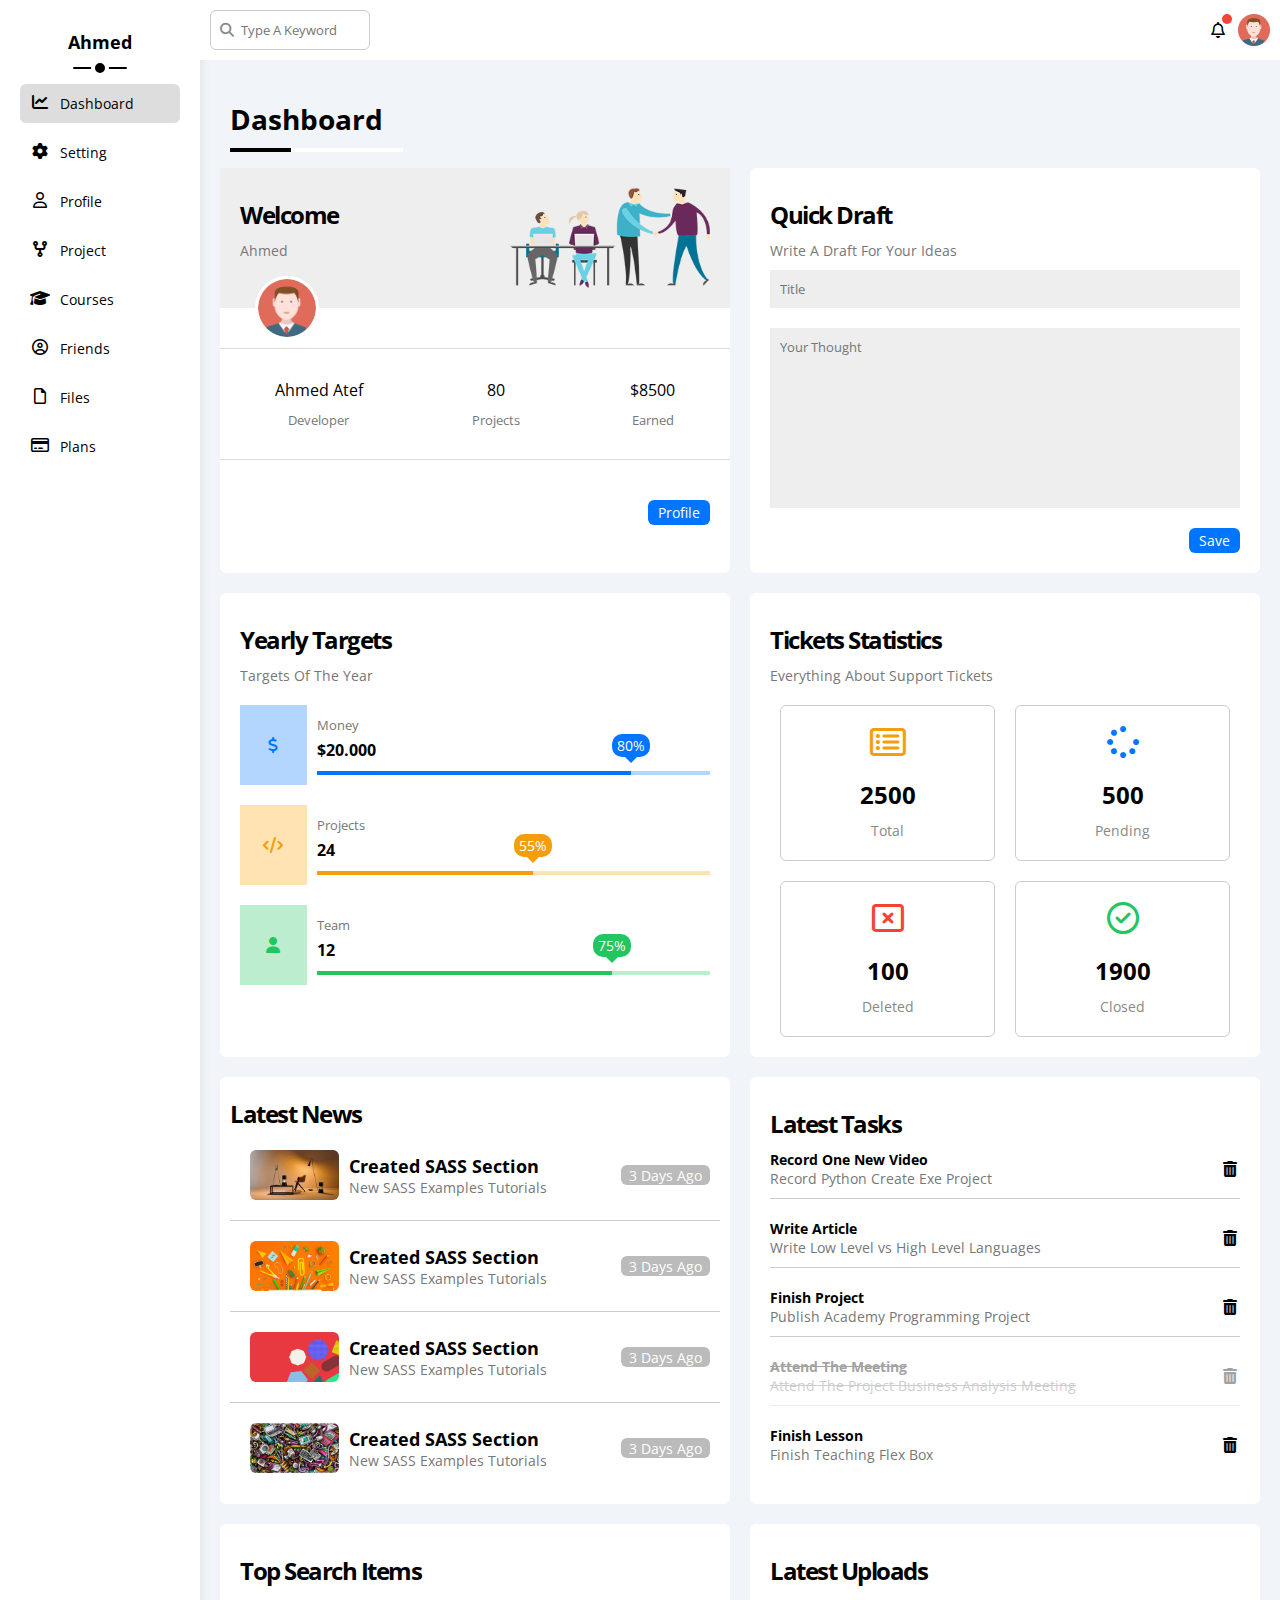
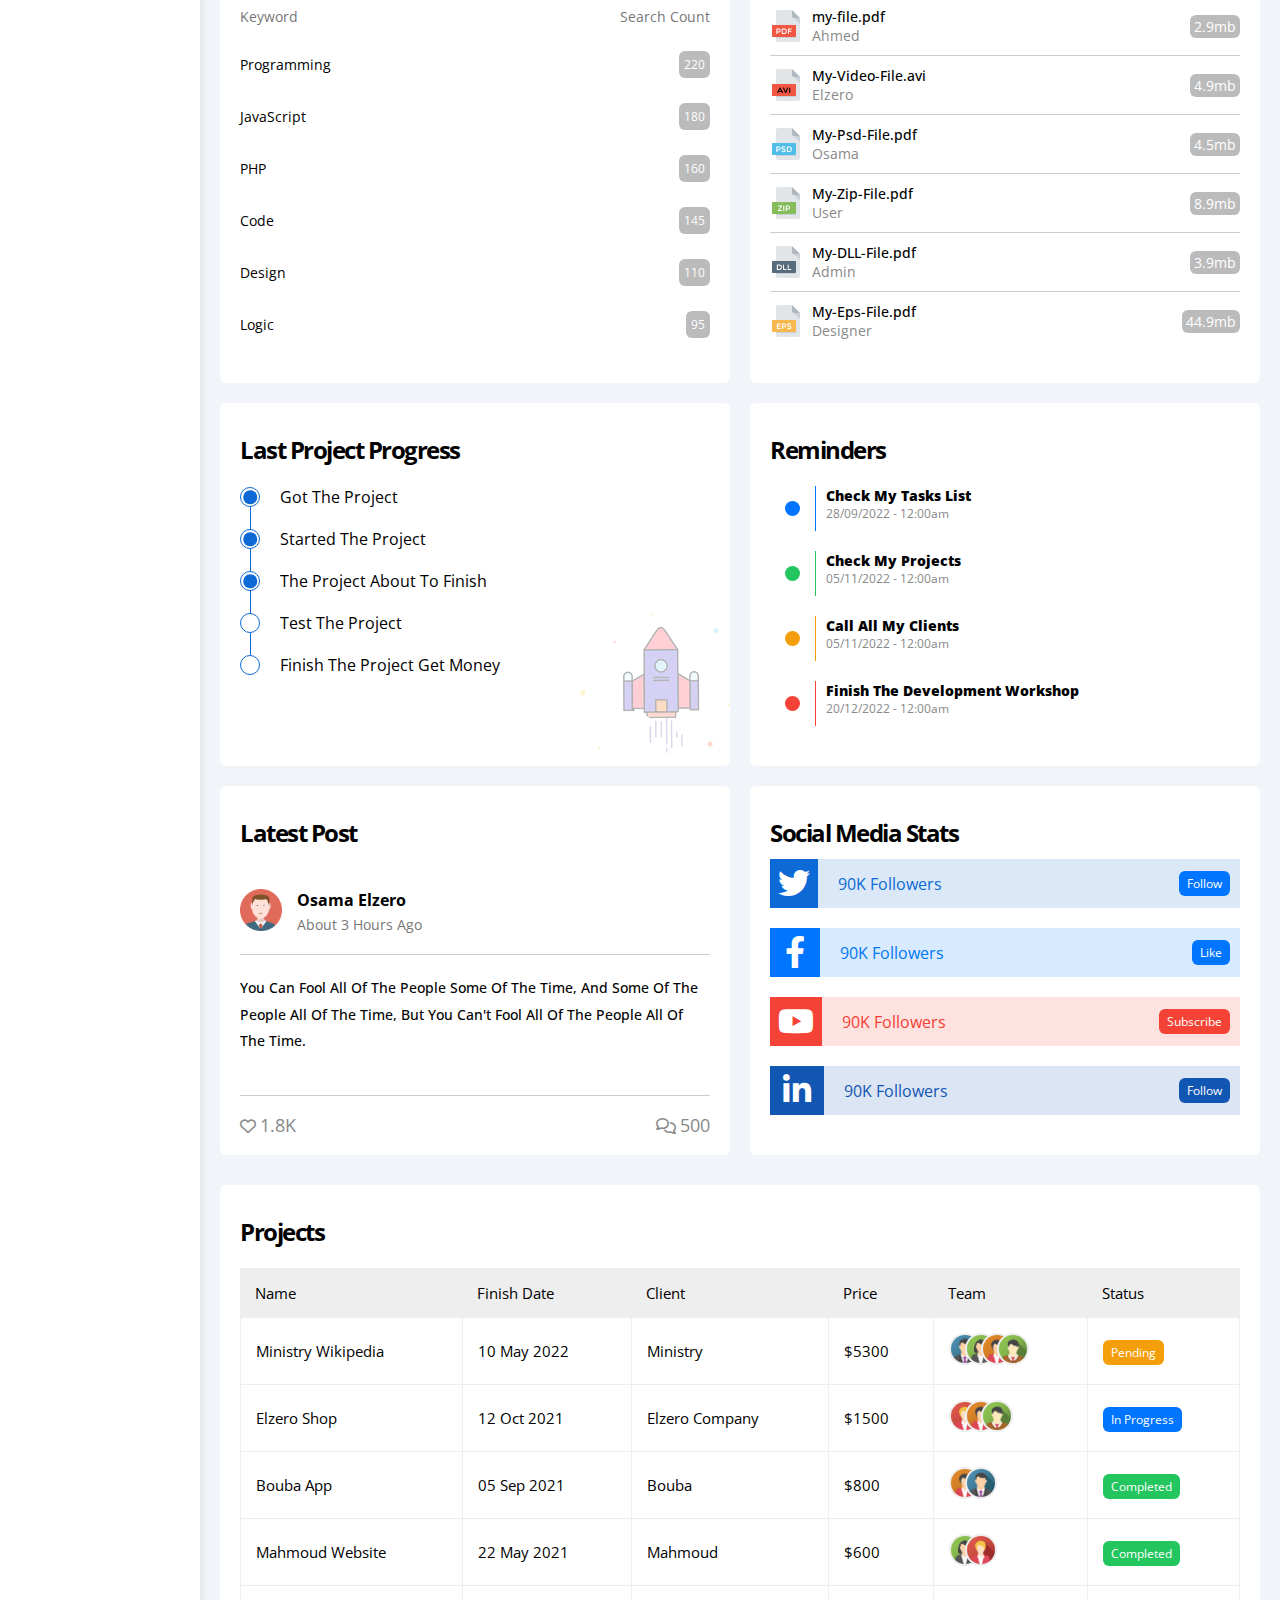
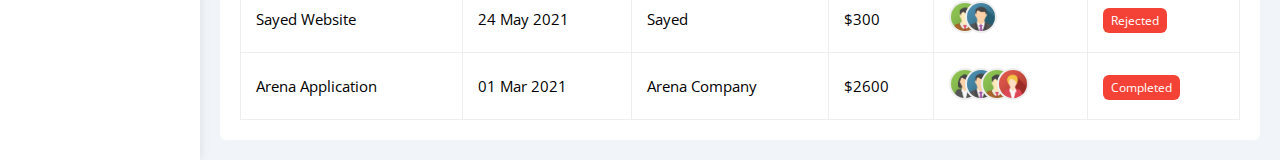
<file: index.html>
<!DOCTYPE html>
<html lang="en">
  <head>
    <meta charset="UTF-8" />
    <meta name="viewport" content="width=device-width, initial-scale=1.0" />
    <link rel="icon" href="image/avatar.png" />
    <title>Dashboard</title>
    <link rel="stylesheet" href="css/style.css" />
    <link rel="stylesheet" href="css/framefowrk.css" />
    <!-- font awesome file -->
    <link
      rel="stylesheet"
      href="https://cdnjs.cloudflare.com/ajax/libs/font-awesome/6.4.2/css/all.min.css"
      integrity="sha512-z3gLpd7yknf1YoNbCzqRKc4qyor8gaKU1qmn+CShxbuBusANI9QpRohGBreCFkKxLhei6S9CQXFEbbKuqLg0DA=="
      crossorigin="anonymous"
      referrerpolicy="no-referrer"
    />
    <link rel="stylesheet" href="css/all.min.css" />
    <link rel="preconnect" href="https://fonts.googleapis.com" />
    <link rel="preconnect" href="https://fonts.gstatic.com" crossorigin />
    <link
      href="https://fonts.googleapis.com/css2?family=Open+Sans:ital,wght@0,300;0,400;0,500;0,600;0,700;0,800;1,300;1,400;1,500;1,600;1,700;1,800&display=swap"
      rel="stylesheet"
    />
  </head>
  <body class="bg-sp">
    <div class="page d-flex w-100">
      <div class="sidebar p-20 bg-f">
        <h3 class="p-relative p-10 txt-c d-flex justify-content-c m-20 mt-0">
          Ahmed
        </h3>
        <ul>
          <li>
            <a
              class="active p-10 rad-6 txt-c .trans t-c-000 d-flex trans"
              href="#index.html"
            >
              <i class="fa-solid fa-chart-line fa-fw"></i>
              <span>Dashboard</span>
            </a>
          </li>
          <li>
            <a
              class="activ p-10 rad-6 txt-c .trans t-c-000 d-flex trans"
              href="#Setting.html"
            >
              <i class="fa-solid fa-gear fa-fw"></i>
              <span>Setting</span>
            </a>
          </li>
          <li>
            <a
              class="activ p-10 rad-6 txt-c .trans t-c-000 d-flex trans"
              href="#Profile.html"
            >
              <i class="fa-regular fa-user fa-fw"></i> <span>Profile</span>
            </a>
          </li>
          <li>
            <a
              class="activ p-10 rad-6 txt-c .trans t-c-000 d-flex trans"
              href="#Project.html"
            >
              <i class="fa-solid fa-code-fork fa-fw"></i>
              <span>Project</span>
            </a>
          </li>
          <li>
            <a
              class="activ p-10 rad-6 txt-c .trans t-c-000 d-flex trans"
              href="#Courses.html"
            >
              <i class="fa-solid fa-graduation-cap fa-fw"></i>
              <span>Courses</span>
            </a>
          </li>
          <li>
            <a
              class="activ p-10 rad-6 txt-c .trans t-c-000 d-flex trans"
              href="#Friends.html"
            >
              <i class="fa-regular fa-circle-user fa-fw"></i>
              <span>Friends </span>
            </a>
          </li>
          <li>
            <a
              class="activ p-10 rad-6 txt-c .trans t-c-000 d-flex trans"
              href="#Files.html"
            >
              <i class="fa-regular fa-file fa-fw"></i> <span>Files </span>
            </a>
          </li>
          <li>
            <a
              class="activ p-10 rad-6 txt-c .trans t-c-000 d-flex trans"
              href="#Plans.html"
            >
              <i class="fa-regular fa-credit-card fa-fw"></i> <span>Plans</span>
            </a>
          </li>
        </ul>
      </div>
      <div class="content w-100">
        <header
          class="p-10 d-flex align-items-c justify-content-s-b w-100 bg-f p-relative"
        >
          <div class="search p-relative">
            <input
              type="search"
              placeholder="Type A Keyword"
              class="p-relative trans bord-1-sol-ccc rad-6 p-10"
            />
          </div>
          <div class="icons d-flex align-items-c">
            <i class="fa-regular fa-bell fa-fw p-relative"></i>
            <img src="image/avatar.png" alt="avatar" class="ml-10" />
          </div>
        </header>
        <h1 class="main-heading p-relative p-10 m-20">Dashboard</h1>
        <section class="wallpaper d-grid grid-2col gap-20">
          <div class="welcome bg-f rad-6">
            <div class="hed p-relative bg-eee d-flex justify-content-s-b p-20">
              <div class="text">
                <h2 class="h2-txt">Welcome</h2>
                <p class="p-txt">Ahmed</p>
              </div>
              <img src="image/welcome.png" alt="welcome-photo" />
              <img
                src="image/avatar.png"
                alt="avatar"
                class="p-absolute w-32 h-32 rad-half"
              />
            </div>
            <div class="mid p-relative d-flex align-items-c m-30">
              <div class="col txt-c">
                <h3 class="m-10">Ahmed Atef</h3>
                <p class="m-10">Developer</p>
              </div>
              <div class="col txt-c">
                <h3 class="m-10">80</h3>
                <p class="m-10">Projects</p>
              </div>
              <div class="col txt-c">
                <h3 class="m-10">$8500</h3>
                <p class="m-10">Earned</p>
              </div>
            </div>
            <div class="info p-20 d-flex justify-content-l">
              <div class="btn trans rad-6">Profile</div>
            </div>
          </div>
          <div class="quick-draft p-relative p-20 bg-f rad-6">
            <h2 class="h2-txt">Quick Draft</h2>
            <p class="p-txt">Write A Draft For Your Ideas</p>
            <form action="" class="w-100">
              <input
                type="text"
                placeholder="Title"
                class="d-block w-100 in-txt bg-eee mb-20 mt-10 w-100 p-10"
              />
              <textarea
                placeholder="Your Thought"
                class="d-block w-100 bg-eee mb-20 mt-10 w-100 p-10"
              ></textarea>
              <input
                type="button"
                value="Save"
                class="btn rad-6 d-block trans"
              />
            </form>
          </div>
          <div class="targets p-relative bg-f rad-6 p-20">
            <h2 class="h2-txt">Yearly Targets</h2>
            <p class="p-txt">Targets Of The Year</p>
            <div class="row d-flex align-items-c mt-20 mb-20">
              <div class="icon d-flex justify-content-c align-items-c">
                <i class="fa-solid fa-dollar-sign fa-fw"></i>
              </div>
              <div class="details ml-10 w-100">
                <p class="mb-10">Money</p>
                <span class="d-block">$20.000 </span>
                <div class="range w-100 mt-10 p-relative"></div>
              </div>
            </div>
            <div class="row d-flex align-items-c mb-20">
              <div class="icon d-flex justify-content-c align-items-c">
                <i class="fa-solid fa-code fa-fw"></i>
              </div>
              <div class="details ml-10 w-100">
                <p class="mb-10">Projects</p>
                <span class="d-block">24 </span>
                <div class="range w-100 mt-10 p-relative"></div>
              </div>
            </div>
            <div class="row d-flex align-items-c mb-20">
              <div class="icon d-flex justify-content-c align-items-c">
                <i class="fa-solid fa-user fa-fw"></i>
              </div>
              <div class="details ml-10 w-100">
                <p class="mb-10">Team</p>
                <span class="d-block">12</span>
                <div class="range w-100 mt-10 p-relative"></div>
              </div>
            </div>
          </div>
          <div class="tickets p-relative bg-f rad-6 p-20">
            <h2 class="h2-txt">Tickets Statistics</h2>
            <p class="p-txt">Everything About Support Tickets</p>
            <div
              class="count d-flex w-100 justify-content-c gap-20 flex-wrap mt-20"
            >
              <div
                class="box d-flex align-items-c justify-content-c bord-1-sol-ccc rad-6 pt-20 pb-10"
              >
                <i
                  class="fa-regular fa-rectangle-list fa-2x mb-10 color-orange"
                ></i>
                <h3 class="mt-10 fs-24">2500</h3>
                <p class="fs-14 color-grey m-10">Total</p>
              </div>
              <div
                class="box d-flex align-items-c justify-content-c bord-1-sol-ccc rad-6 pt-20 pb-10"
              >
                <i class="fa-solid fa-spinner fa-2x mb-10 color-blue"></i>
                <h3 class="mt-10 fs-24" 3>500</h3>
                <p class="fs-14 color-grey m-10">Pending</p>
              </div>
              <div
                class="box d-flex align-items-c justify-content-c bord-1-sol-ccc rad-6 pt-20 pb-10"
              >
                <i
                  class="fa-regular fa-rectangle-xmark fa-2x mb-10 color-red"
                ></i>
                <h3 class="mt-10 fs-24">100</h3>
                <p class="fs-14 color-grey m-10">Deleted</p>
              </div>
              <div
                class="box d-flex align-items-c justify-content-c bord-1-sol-ccc rad-6 pt-20 pb-10"
              >
                <i
                  class="fa-regular fa-circle-check fa-2x mb-10 color-green"
                ></i>
                <h3 class="mt-10 fs-24">1900</h3>
                <p class="fs-14 color-grey m-10">Closed</p>
              </div>
            </div>
          </div>
          <div class="news p-relative bg-f rad-6 p-10">
            <h2 class="h2-txt">Latest News</h2>
            <div
              class="row d-flex mb-10 pt-10 pb-20 bordb-1-sol-ccc pl-20 pr-10"
            >
              <img
                src="image/news-01.png"
                alt=""
                class="mr-10 mr-10 rad-6"
                width="100px"
                height="50px"
              />
              <div class="text d-flex justify-content-s-b w-100 align-items-c">
                <span>
                  <h3 class="fs-18">Created SASS Section</h3>
                  <p class="p-txt">New SASS Examples Tutorials</p>
                </span>
                <div
                  class="btn bg-grey trans d-flex justify-content-c align-items-c rad-6 fs-14"
                  style="padding: 8px; height: 20px"
                >
                  3 Days Ago
                </div>
              </div>
            </div>
            <div
              class="row d-flex mb-10 pt-10 pb-20 bordb-1-sol-ccc pl-20 pr-10"
            >
              <img
                src="image/news-02.png"
                alt=""
                class="mr-10 mr-10 rad-6"
                width="100px"
                height="50px"
              />
              <div class="text d-flex justify-content-s-b w-100 align-items-c">
                <span>
                  <h3 class="fs-18">Created SASS Section</h3>
                  <p class="p-txt">New SASS Examples Tutorials</p>
                </span>
                <div
                  class="btn bg-grey trans d-flex justify-content-c align-items-c rad-6 fs-14"
                  style="padding: 8px; height: 20px"
                >
                  3 Days Ago
                </div>
              </div>
            </div>
            <div
              class="row d-flex mb-10 pt-10 pb-20 bordb-1-sol-ccc pl-20 pr-10"
            >
              <img
                src="image/news-03.png"
                alt=""
                class="mr-10 mr-10 rad-6"
                width="100px"
                height="50px"
              />
              <div class="text d-flex justify-content-s-b w-100 align-items-c">
                <span>
                  <h3 class="fs-18">Created SASS Section</h3>
                  <p class="p-txt">New SASS Examples Tutorials</p>
                </span>
                <div
                  class="btn bg-grey trans d-flex justify-content-c align-items-c rad-6 fs-14"
                  style="padding: 8px; height: 20px"
                >
                  3 Days Ago
                </div>
              </div>
            </div>
            <div class="row d-flex mb-10 pt-10 pb-10 pl-20 pr-10">
              <img
                src="image/news-04.png"
                alt=""
                class="mr-10 mr-10 rad-6"
                width="100px"
                height="50px"
              />
              <div class="text d-flex justify-content-s-b w-100 align-items-c">
                <span>
                  <h3 class="fs-18">Created SASS Section</h3>
                  <p class="p-txt">New SASS Examples Tutorials</p>
                </span>
                <div
                  class="btn bg-grey trans d-flex justify-content-c align-items-c rad-6 fs-14"
                  style="padding: 8px; height: 20px"
                >
                  3 Days Ago
                </div>
              </div>
            </div>
          </div>
          <div class="tasks p-relative bg-f rad-6 p-20">
            <h2 class="h2-txt mb-10">Latest Tasks</h2>
            <div
              class="row mt-10 pb-10 mb-10 d-flex justify-content-s-b align-items-c bordb-1-sol-ccc"
            >
              <span>
                <h3 class="fs-14">Record One New Video</h3>
                <p class="p-txt">Record Python Create Exe Project</p>
              </span>
              <i class="fa-solid fa-trash-can fa-fw trans"></i>
            </div>
            <div
              class="row mt-10 pb-10 pt-10 mb-10 d-flex justify-content-s-b align-items-c bordb-1-sol-ccc"
            >
              <span>
                <h3 class="fs-14">Write Article</h3>
                <p class="p-txt">Write Low Level vs High Level Languages</p>
              </span>
              <i class="fa-solid fa-trash-can fa-fw trans"></i>
            </div>
            <div
              class="row mt-10 pb-10 pt-10 mb-10 d-flex justify-content-s-b align-items-c bordb-1-sol-ccc"
            >
              <span>
                <h3 class="fs-14">Finish Project</h3>
                <p class="p-txt">Publish Academy Programming Project</p>
              </span>
              <i class="fa-solid fa-trash-can fa-fw trans"></i>
            </div>
            <div
              class="row mt-10 pb-10 pt-10 mb-10 d-flex justify-content-s-b align-items-c bordb-1-sol-ccc finshed"
            >
              <span>
                <h3 class="fs-14 txt-li-c">Attend The Meeting</h3>
                <p class="p-txt txt-li-c">
                  Attend The Project Business Analysis Meeting
                </p>
              </span>
              <i class="fa-solid fa-trash-can fa-fw trans"></i>
            </div>
            <div
              class="row mt-10 pb-10 pt-10 mb-10 d-flex justify-content-s-b align-items-c"
            >
              <span>
                <h3 class="fs-14">Finish Lesson</h3>
                <p class="p-txt">Finish Teaching Flex Box</p>
              </span>
              <i class="fa-solid fa-trash-can fa-fw trans"></i>
            </div>
          </div>
          <div class="items p-relative bg-f rad-6 p-20">
            <h2 class="h2-txt mb-20">Top Search Items</h2>
            <span class="d-flex justify-content-s-b align-items-c">
              <p class="p-txt">Keyword</p>
              <p class="p-txt">Search Count</p>
            </span>
            <div
              class="row d-flex justify-content-s-b align-items-c mt-25 mb-25"
            >
              <p class="fs-14">Programming</p>
              <p class="fs-12 bg-grey color-f rad-6" style="padding: 5px">
                220
              </p>
            </div>
            <div
              class="row d-flex justify-content-s-b align-items-c mt-25 mb-25"
            >
              <p class="fs-14">JavaScript</p>
              <p class="fs-12 bg-grey color-f rad-6" style="padding: 5px">
                180
              </p>
            </div>
            <div
              class="row d-flex justify-content-s-b align-items-c mt-25 mb-25"
            >
              <p class="fs-14">PHP</p>
              <p class="fs-12 bg-grey color-f rad-6" style="padding: 5px">
                160
              </p>
            </div>
            <div
              class="row d-flex justify-content-s-b align-items-c mt-25 mb-25"
            >
              <p class="fs-14">Code</p>
              <p class="fs-12 bg-grey color-f rad-6" style="padding: 5px">
                145
              </p>
            </div>
            <div
              class="row d-flex justify-content-s-b align-items-c mt-25 mb-25"
            >
              <p class="fs-14">Design</p>
              <p class="fs-12 bg-grey color-f rad-6" style="padding: 5px">
                110
              </p>
            </div>
            <div
              class="row d-flex justify-content-s-b align-items-c mt-25 mb-25"
            >
              <p class="fs-14">Logic</p>
              <p class="fs-12 bg-grey color-f rad-6" style="padding: 5px">95</p>
            </div>
          </div>
          <div class="uploads p-relative bg-f rad-6 p-20">
            <h2 class="h2-txt mb-10">Latest Uploads</h2>
            <div class="row bordb-1-sol-ccc pt-10 pb-10 d-flex">
              <img src="image/pdf.svg " alt="" width="32px" class="mr-10" />
              <div class="text d-flex align-items-c justify-content-s-b w-100">
                <span>
                  <h3 class="fs-14" style="font-weight: 500">my-file.pdf</h3>
                  <p class="fs-14 color-grey">Ahmed</p>
                </span>
                <div
                  class="fs-14 bg-grey rad-6"
                  style="padding: 2px 4px; color: #fff"
                >
                  2.9mb
                </div>
              </div>
            </div>
            <div class="row bordb-1-sol-ccc pt-10 pb-10 d-flex">
              <img src="image/avi.svg " alt="" width="32px" class="mr-10" />
              <div class="text d-flex align-items-c justify-content-s-b w-100">
                <span>
                  <h3 class="fs-14" style="font-weight: 500">
                    My-Video-File.avi
                  </h3>
                  <p class="fs-14 color-grey">Elzero</p>
                </span>
                <div
                  class="fs-14 bg-grey rad-6"
                  style="padding: 2px 4px; color: #fff"
                >
                  4.9mb
                </div>
              </div>
            </div>
            <div class="row bordb-1-sol-ccc pt-10 pb-10 d-flex">
              <img src="image/psd.svg " alt="" width="32px" class="mr-10" />
              <div class="text d-flex align-items-c justify-content-s-b w-100">
                <span>
                  <h3 class="fs-14" style="font-weight: 500">
                    My-Psd-File.pdf
                  </h3>
                  <p class="fs-14 color-grey">Osama</p>
                </span>
                <div
                  class="fs-14 bg-grey rad-6"
                  style="padding: 2px 4px; color: #fff"
                >
                  4.5mb
                </div>
              </div>
            </div>
            <div class="row bordb-1-sol-ccc pt-10 pb-10 d-flex">
              <img src="image/zip.svg " alt="" width="32px" class="mr-10" />
              <div class="text d-flex align-items-c justify-content-s-b w-100">
                <span>
                  <h3 class="fs-14" style="font-weight: 500">
                    My-Zip-File.pdf
                  </h3>
                  <p class="fs-14 color-grey">User</p>
                </span>
                <div
                  class="fs-14 bg-grey rad-6"
                  style="padding: 2px 4px; color: #fff"
                >
                  8.9mb
                </div>
              </div>
            </div>
            <div class="row bordb-1-sol-ccc pt-10 pb-10 d-flex">
              <img src="image/dll.svg " alt="" width="32px" class="mr-10" />
              <div class="text d-flex align-items-c justify-content-s-b w-100">
                <span>
                  <h3 class="fs-14" style="font-weight: 500">
                    My-DLL-File.pdf
                  </h3>
                  <p class="fs-14 color-grey">Admin</p>
                </span>
                <div
                  class="fs-14 bg-grey rad-6"
                  style="padding: 2px 4px; color: #fff"
                >
                  3.9mb
                </div>
              </div>
            </div>
            <div class="row pt-10 pb-10 d-flex">
              <img src="image/eps.svg " alt="" width="32px" class="mr-10" />
              <div class="text d-flex align-items-c justify-content-s-b w-100">
                <span>
                  <h3 class="fs-14" style="font-weight: 500">
                    My-Eps-File.pdf
                  </h3>
                  <p class="fs-14 color-grey">Designer</p>
                </span>
                <div
                  class="fs-14 bg-grey rad-6"
                  style="padding: 2px 4px; color: #fff"
                >
                  44.9mb
                </div>
              </div>
            </div>
          </div>
          <div class="progress p-relative bg-f p-20 rad-6">
            <h2 class="h2-txt">Last Project Progress</h2>
            <div class="count mt-20">
              <div class="row d-flex p-relative align-items-c mb-20">
                <span class="p-relative rad-half mr-20 bord-1-sol-ccc"></span>
                <p>Got The Project</p>
              </div>
              <div class="row d-flex p-relative align-items-c mb-20">
                <span class="p-relative rad-half mr-20 bord-1-sol-ccc"></span>
                <p>Started The Project</p>
              </div>
              <div class="row d-flex p-relative align-items-c mb-20">
                <span class="p-relative rad-half mr-20 bord-1-sol-ccc"></span>
                <p>The Project About To Finish</p>
              </div>
              <div class="row animation d-flex p-relative align-items-c mb-20">
                <span class="p-relative rad-half mr-20 bord-1-sol-ccc"></span>
                <p>Test The Project</p>
              </div>
              <div class="row d-flex p-relative align-items-c mb-20">
                <span class="p-relative rad-half mr-20 bord-1-sol-ccc"></span>
                <p>Finish The Project Get Money</p>
              </div>
            </div>
            <img src="image/project.png" alt="rect" class="p-absolute" />
          </div>
          <div class="reminders p-relative bg-f p-20 rad-6">
            <h2 class="h2-txt mb-20">Reminders</h2>
            <div class="row p-relative d-flex mt-20 mb-20">
              <div
                class="dot mr-10"
                style="border-right: 1px solid var(--blue-color); padding: 15px"
              >
                <span
                  class="rad-half bg-blue d-block"
                  style="width: 15px; height: 15px"
                >
                </span>
              </div>
              <div class="text">
                <p class="fs-14" style="font-weight: 800">
                  Check My Tasks List
                </p>
                <p class="color-grey fs-12">28/09/2022 - 12:00am</p>
              </div>
            </div>
            <div class="row p-relative d-flex mt-20 mb-20">
              <div
                class="dot mr-10"
                style="
                  border-right: 1px solid;
                  color: var(--green-color);
                  padding: 15px;
                "
              >
                <span
                  class="rad-half bg-green d-block"
                  style="width: 15px; height: 15px"
                >
                </span>
              </div>
              <div class="text">
                <p class="fs-14" style="font-weight: 800">Check My Projects</p>
                <p class="color-grey fs-12">05/11/2022 - 12:00am</p>
              </div>
            </div>
            <div class="row p-relative d-flex mt-20 mb-20">
              <div
                class="dot mr-10"
                style="
                  border-right: 1px solid;
                  color: var(--orange-color);
                  padding: 15px;
                "
              >
                <span
                  class="rad-half bg-orange d-block"
                  style="width: 15px; height: 15px"
                >
                </span>
              </div>
              <div class="text">
                <p class="fs-14" style="font-weight: 800">
                  Call All My Clients
                </p>
                <p class="color-grey fs-12">05/11/2022 - 12:00am</p>
              </div>
            </div>
            <div class="row p-relative d-flex mt-20 mb-20">
              <div
                class="dot mr-10"
                style="
                  border-right: 1px solid;
                  color: var(--red-color);
                  padding: 15px;
                "
              >
                <span
                  class="rad-half bg-red d-block"
                  style="width: 15px; height: 15px"
                >
                </span>
              </div>
              <div class="text">
                <p class="fs-14" style="font-weight: 800">
                  Finish The Development Workshop
                </p>
                <p class="color-grey fs-12">20/12/2022 - 12:00am</p>
              </div>
            </div>
          </div>
          <div class="latest p-relative p-20 bg-f rad-6">
            <h2 class="h2-txt mb-20">Latest Post</h2>
            <div class="info d-flex bordb-1-sol-ccc pt-20 pb-20">
              <img
                src="image/avatar.png"
                alt="avatar"
                style="width: 42px; height: 42px; margin-right: 15px"
              />
              <div class="txt">
                <h3 class="fs-16">Osama Elzero</h3>
                <p class="p-txt" style="margin-top: 4px">About 3 Hours Ago</p>
              </div>
            </div>
            <div
              class="about pb-20 mt-20 mb-20"
              style="line-height: 1.9; font-size: 14px; font-weight: 500"
            >
              You Can Fool All Of The People Some Of The Time, And Some Of The
              People All Of The Time, But You Can't Fool All Of The People All
              Of The Time.
            </div>
            <div
              class="control d-flex justify-content-s-b p-20 pr-0 pl-0 pb-0 bordt-1-sol-ccc"
            >
              <i
                class="fa-regular fa-heart fa-fw color-grey"
                style="width: fit-content"
              >
                <span class="fs-18 d-inline-block"> 1.8K </span></i
              >
              <i
                class="fa-regular fa-comments fa-fw color-grey"
                style="width: fit-content"
              >
                <span class="fs-18 d-inline-block">500</span>
              </i>
            </div>
          </div>
          <div class="social p-relative bg-f rad-6 p-20">
            <h2 class="h2-txt">Social Media Stats</h2>
            <div class="count">
              <div class="row d-flex align-items-c bg-twitter mb-20">
                <div class="icon bg-alt-blue mr-20 trans" style="padding: 8px">
                  <i class="fa-brands fa-twitter fa-2x color-f"></i>
                </div>
                <div
                  class="txt w-100 d-flex justify-content-s-b align-items-c"
                  style="color: #0d6ad4; flex-wrap: wrap"
                >
                  <p>90K Followers</p>
                  <div
                    class="btn-sp color-f bg-blue mr-10 rad-6 fs-12"
                    style="
                      width: fit-content;
                      padding: 4px 8px;
                      max-height: 27px;
                      max-height: 27px;
                    "
                  >
                    Follow
                  </div>
                </div>
              </div>
              <div class="row d-flex align-items-c mb-20 bg-facebook">
                <div class="icon bg-blue mr-20 trans" style="padding: 8px 15px">
                  <i class="fa-brands fa-facebook-f fa-2x color-f"></i>
                </div>
                <div
                  class="txt w-100 d-flex justify-content-s-b align-items-c"
                  style="color: #0077f4; flex-wrap: wrap"
                >
                  <p>90K Followers</p>
                  <div
                    class="btn-sp color-f bg-blue mr-10 rad-6 fs-12"
                    style="
                      width: fit-content;
                      padding: 4px 8px;
                      max-height: 27px;
                    "
                  >
                    Like
                  </div>
                </div>
              </div>
              <div class="row d-flex align-items-c mb-20 bg-youtube">
                <div class="icon bg-red p mr-20 trans" style="padding: 8px">
                  <i class="fa-brands fa-youtube fa-2x color-f"></i>
                </div>
                <div
                  class="txt w-100 d-flex justify-content-s-b align-items-c"
                  style="color: #f44034; flex-wrap: wrap"
                >
                  <p>90K Followers</p>
                  <div
                    class="btn-sp color-f bg-red mr-10 rad-6 fs-12"
                    style="
                      width: fit-content;
                      padding: 4px 8px;
                      max-height: 27px;
                    "
                  >
                    Subscribe
                  </div>
                </div>
              </div>
              <div class="row d-flex align-items-c mb-20 bg-linkedin">
                <div
                  class="icon color-f p mr-20 trans"
                  style="padding: 8px 13px; background-color: #1256b4"
                >
                  <i class="fa-brands fa-linkedin-in fa-2x"></i>
                </div>
                <div
                  class="txt w-100 d-flex justify-content-s-b align-items-c"
                  style="color: #1256b4; flex-wrap: wrap"
                >
                  <p>90K Followers</p>
                  <div
                    class="btn-sp color-f mr-10 rad-6 fs-12"
                    style="
                      width: fit-content;
                      padding: 4px 8px;
                      background-color: #1256b4;
                      max-height: 27px;
                    "
                  >
                    Follow
                  </div>
                </div>
              </div>
            </div>
          </div>
        </section>
        <section class="projects bg-f rad-6 m-20 p-20">
          <h2 class="h2-txt mb-20">Projects</h2>
          <div class="res-table w-100">
            <table class="w-100">
              <thead>
                <tr class="bg-eee">
                  <td>Name</td>
                  <td>Finish Date</td>
                  <td>Client</td>
                  <td>Price</td>
                  <td>Team</td>
                  <td>Status</td>
                </tr>
              </thead>
              <tbody>
                <tr class="trans">
                  <td>Ministry Wikipedia</td>
                  <td>10 May 2022</td>
                  <td>Ministry</td>
                  <td>$5300</td>
                  <td>
                    <img
                      class="w-31 rad-half"
                      src="image/team-01.png"
                      alt="team"
                    />
                    <img
                      class="w-31 rad-half"
                      src="image/team-02.png"
                      alt="team"
                    />
                    <img
                      class="w-31 rad-half"
                      src="image/team-04.png"
                      alt="team"
                    />
                    <img
                      class="w-31 rad-half"
                      src="image/team-03.png"
                      alt="team"
                    />
                  </td>
                  <td>
                    <span class="btn-shape color-f bg-orange rad-6 fs-12"
                      >Pending</span
                    >
                  </td>
                </tr>
                <tr class="trans">
                  <td>Elzero Shop</td>
                  <td>12 Oct 2021</td>
                  <td>Elzero Company</td>
                  <td>$1500</td>
                  <td>
                    <img
                      class="w-31 rad-half"
                      src="image/team-05.png"
                      alt="team"
                    />
                    <img
                      class="w-31 rad-half"
                      src="image/team-04.png"
                      alt="team"
                    />
                    <img
                      class="w-31 rad-half"
                      src="image/team-03.png"
                      alt="team"
                    />
                  </td>
                  <td>
                    <span class="btn-shape color-f bg-blue rad-6 fs-12"
                      >In Progress
                    </span>
                  </td>
                </tr>
                <tr class="trans">
                  <td>Bouba App</td>
                  <td>05 Sep 2021</td>
                  <td>Bouba</td>
                  <td>$800</td>
                  <td>
                    <img
                      class="w-31 rad-half"
                      src="image/team-04.png"
                      alt="team"
                    />
                    <img
                      class="w-31 rad-half"
                      src="image/team-01.png"
                      alt="team"
                    />
                  </td>
                  <td>
                    <span class="btn-shape color-f bg-green rad-6 fs-12"
                      >Completed
                    </span>
                  </td>
                </tr>
                <tr class="trans">
                  <td>Mahmoud Website</td>
                  <td>22 May 2021</td>
                  <td>Mahmoud</td>
                  <td>$600</td>
                  <td>
                    <img
                      class="w-31 rad-half"
                      src="image/team-02.png"
                      alt="team"
                    />
                    <img
                      class="w-31 rad-half"
                      src="image/team-05.png"
                      alt="team"
                    />
                  </td>
                  <td>
                    <span class="btn-shape color-f bg-green rad-6 fs-12"
                      >Completed
                    </span>
                  </td>
                </tr>
                <tr class="trans">
                  <td>Sayed Website</td>
                  <td>24 May 2021</td>
                  <td>Sayed</td>
                  <td>$300</td>
                  <td>
                    <img
                      class="w-31 rad-half"
                      src="image/team-03.png"
                      alt="team"
                    />
                    <img
                      class="w-31 rad-half"
                      src="image/team-01.png"
                      alt="team"
                    />
                  </td>
                  <td>
                    <span class="btn-shape color-f bg-red rad-6 fs-12"
                      >Rejected
                    </span>
                  </td>
                </tr>
                <tr class="trans">
                  <td>Arena Application</td>
                  <td>01 Mar 2021</td>
                  <td>Arena Company</td>
                  <td>$2600</td>
                  <td>
                    <img
                      class="w-31 rad-half"
                      src="image/team-02.png"
                      alt="team"
                    />
                    <img
                      class="w-31 rad-half"
                      src="image/team-01.png"
                      alt="team"
                    />
                    <img
                      class="w-31 rad-half"
                      src="image/team-03.png"
                      alt="team"
                    />
                    <img
                      class="w-31 rad-half"
                      src="image/team-05.png"
                      alt="team"
                    />
                  </td>
                  <td>
                    <span class="btn-shape color-f bg-red rad-6 fs-12"
                      >Completed
                    </span>
                  </td>
                </tr>
              </tbody>
            </table>
          </div>
        </section>
      </div>
    </div>
  </body>
</html>
</file>
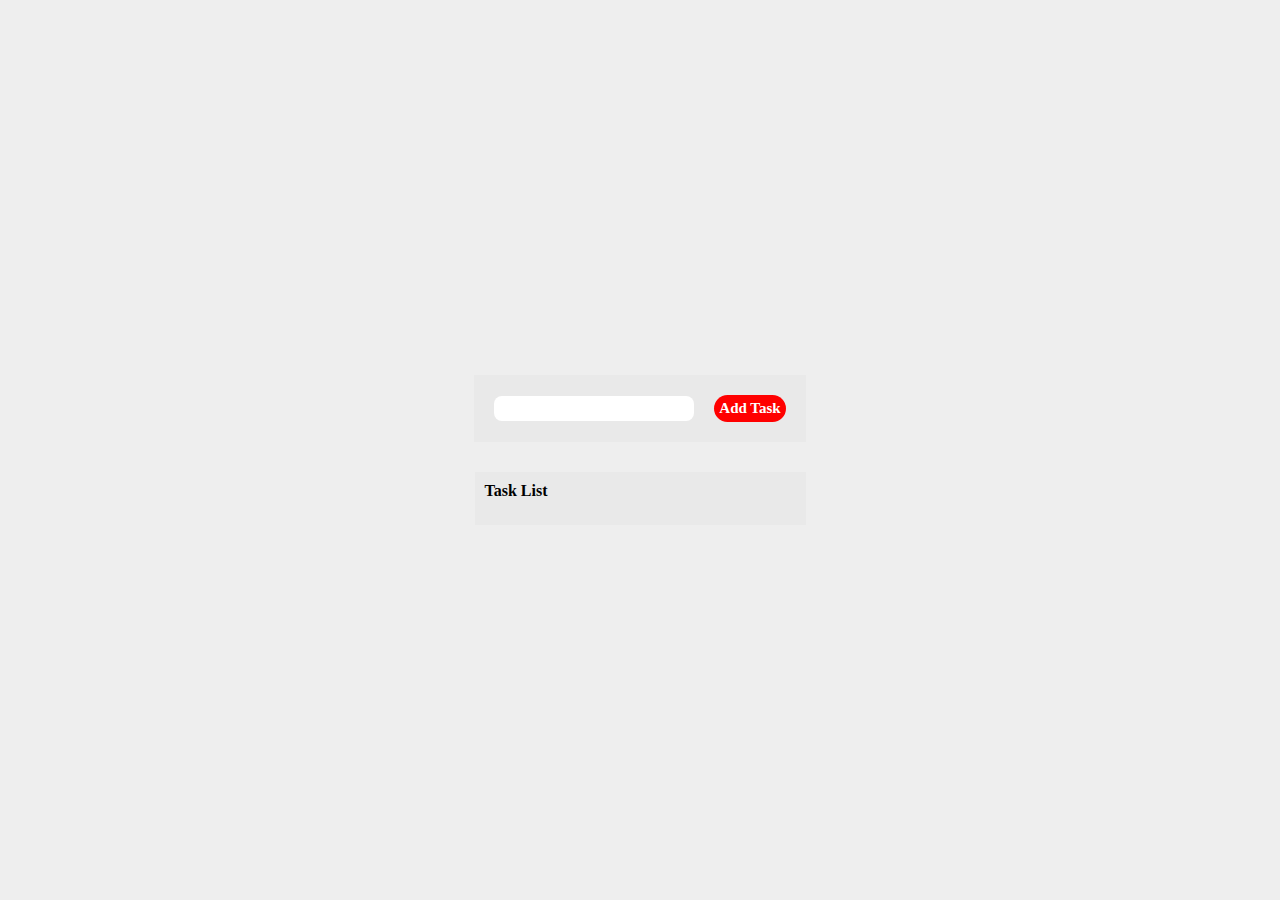
<file: JS/index.html>
<!DOCTYPE html>
<html lang="en">
  <head>
    <meta charset="UTF-8" />
    <meta http-equiv="X-UA-Compatible" content="IE=edge" />
    <meta name="viewport" content="width=device-width, initial-scale=1.0" />
    <title>Learn JavaScript</title>
    <link rel="stylesheet" href="main.css" />
    <style>
      body {
        background-color: #eee;
      }
      ul {
        padding: 0;
        margin: 0;
        background-color: #ddd;
        margin: 20px auto;
        padding: 20px;
        width: 400px;
        list-style: none;
        display: flex;
        justify-content: space-between;
      }
      ul li {
        width: 60px;
        height: 60px;
        border: 2px solid transparent;
        opacity: 0.4;
        cursor: pointer;
        transition: 0.3s;
      }
      ul li.active,
      ul li:hover {
        opacity: 1;
      }
      ul li:first-child {
        background-color: red;
      }
      ul li:nth-child(2) {
        background-color: green;
      }
      ul li:nth-child(3) {
        background-color: blue;
      }
      ul li:nth-child(4) {
        background-color: black;
      }
      .experiment {
        background-color: red;
        width: 600px;
        height: 300px;
        margin: 20px auto;
      }
    </style>
  </head>
  <body>
    <div class="form">
      <input id="inp" class="task" type="text" />
      <span id="btnadd" class="addbtn">Add Task</span>
    </div>
    <div id="tasklist" class="task-list">
      <h4 style="margin-bottom: 15px">Task List</h4>
    </div>
    <script src="main.js"></script>
  </body>
</html>
</file>
<file: css/style.css>
/* start global rules */
:root {
  --blue-color: #0075ff;
  --blue-alt-color: #0d69d5;
  --orange-color: #f59e0b;
  --green-color: #22c55e;
  --red-color: #f44336;
  --grey-color: #888;
  --main-box-sh: 0 0 10px #ddd;
}
* {
  box-sizing: border-box;
  -moz-box-sizing: border-box;
  -moz-box-sizing: border-box;
  outline: none;
  margin: 0;
  padding: 0;
  border: none;
  font-family: "Open Sans", sans-serif;
}
ul,
li {
  list-style: none;
}
a {
  text-decoration: none;
}
body {
  overflow-x: hidden;
  max-width: 100vw;
}
html {
  scroll-behavior: smooth;
}
.page {
  min-height: 100vh;
  width: 100vw;
}
::-webkit-scrollbar {
  width: 15px;
}
::-webkit-scrollbar-thumb {
  background-color: #0075ff;
  /* transition: 0.3s ease-in-out; */
}
::-webkit-scrollbar-thumb:hover {
  background-color: #0d69d5;
}
::-webkit-scrollbar-track {
  background-color: #eee;
}
/* end global rules */
/* start sidebar */
.sidebar {
  width: 250px;
  min-height: 100%;
  background-color: #fff;
  box-shadow: var(--main-box-sh);
}
.sidebar h3 {
  font-size: 18px;
}
.sidebar h3::after,
.sidebar h3::before {
  content: "";
  position: absolute;
  top: 110%;
  left: 50%;
  background-color: #000;
  transform: translate(-50%, -50%);
}
.sidebar h3::after {
  width: 10px;
  height: 10px;
  border-radius: 50%;
  border: 4px solid #fff;
}
.sidebar h3::before {
  width: 45%;
  height: 2px;
  border-radius: 30px;
}
.sidebar ul li a {
  margin-bottom: 10px;
}
.sidebar ul li:hover a {
  background-color: #ddd;
}
.sidebar ul li a i {
  margin-right: 10px;
}
.sidebar ul li a span {
  font-size: 14px;
  color: black;
}
@media (max-width: 768px) {
  .sidebar {
    width: 60px;
  }
  .sidebar h3 {
    font-size: 14px;
    margin: 0 0 10px;
  }
  .sidebar ul li a span {
    display: none;
  }
  .sidebar h3::after,
  .sidebar h3::before {
    display: none;
  }
  .sidebar ul li a {
    justify-content: center;
    padding: 10px 15px;
  }
  .sidebar ul li a i {
    margin: 0;
  }
}
/* end sidebar */
/*  start header */
header .search input {
  width: 160px;
  padding-left: 30px !important;
}
header .search::after {
  content: "\f002";
  font-family: "Font Awesome 6 Free";
  font-weight: 900;
  font-size: 14px;
  left: 20px;
  color: #888;
  position: absolute;
  top: 50%;
  left: 10px;
  transform: translateY(-50%);
}
header input:focus {
  width: 200px;
}
header .icons i::after {
  content: "";
  position: absolute;
  width: 10px;
  height: 10px;
  background: var(--red-color);
  border-radius: 50%;
  top: -8px;
  right: -4px;
}
header .icons img {
  width: 32px;
  height: 32px;
}
/* end header */
/* main- heading */
h1.main-heading {
  font-size: 28px;
  width: fit-content;
}
h1.main-heading::after {
  content: "";
  position: absolute;
  top: 100%;
  left: 10px;
  width: 100%;
  height: 4px;
  background: linear-gradient(90deg, black 35%, #fff 35%);
}
/*  end main- heading */
/* start welcome */
.welcome .hed {
  height: 140px;
}
.welcome .hed img:first-of-type {
  width: 200px;
}
.welcome .hed img.w-32 {
  border: 3px solid #fff;
  top: 100%;
  left: 35px;
  transform: translateY(-50%);
}
.welcome .mid {
  border-top: 1px solid #ddd;
  border-bottom: 1px solid #ddd;
  margin: 40px 0 20px;
  justify-content: space-around;
  padding: 20px 0;
}
.welcome .mid .col h3 {
  font-size: 16px;
  font-weight: 400;
}
.welcome .mid .col p {
  font-size: 13px;
  color: #777;
  font-weight: 400;
}
@media (max-width: 592px) {
  .welcome {
    justify-content: center;
  }
  .welcome .hed img:first-of-type {
    display: none;
  }
  .welcome .hed {
    justify-content: center;
    text-align: center;
  }
  .welcome .hed img.w-32 {
    left: 50%;
    transform: translate(-50%, -50%);
  }
  .welcome .mid {
    flex-flow: column;
  }
  .welcome .mid .col {
    margin: 20px 0;
  }
}
/* end welcome */
/* start quick-draft */
.quick-draft form textarea {
  resize: none;
  height: 180px;
  width: 100%;
}
.quick-draft form .btn {
  margin-left: auto;
}
/* end quick-draft */
/* start targets   */
.targets .row .icon {
  width: 80px;
  height: 80px;
}
.targets .row:first-of-type .icon {
  color: var(--blue-color);
  background-color: hsla(212, 100%, 50%, 0.3);
}
.targets .row:nth-of-type(2) .icon {
  color: var(--orange-color);
  background-color: hwb(38 0% 0% / 0.3);
}
.targets .row:last-of-type .icon {
  color: var(--green-color);
  background-color: hsla(142, 71%, 45%, 0.3);
}

.targets .row .details p {
  font-size: 13px;
  font-weight: 400;
  color: #777;
}
.targets .row .details span {
  margin-top: -5px;
  font-size: 16px;
  font-weight: bold;
}
.targets .row .details .range {
  height: 4px;
}
.targets .row:first-of-type .details .range {
  background: linear-gradient(
    90deg,
    var(--blue-color) 80%,
    hsla(212, 100%, 50%, 0.3) 80%
  );
}
.targets .row:nth-of-type(2) .details .range {
  background: linear-gradient(
    90deg,
    var(--orange-color) 55%,
    hwb(38 0% 0% / 0.3) 55%
  );
}
.targets .row:last-of-type .details .range {
  background: linear-gradient(
    90deg,
    var(--green-color) 75%,
    hsla(142, 71%, 45%, 0.3) 75%
  );
}
.targets .row .details .range::after,
.targets .row .details .range::before {
  content: "";
  position: absolute;
  color: #fff;
  transform: translateX(-50%);
}
.targets .row .details .range::after {
  padding: 2px 5px;
  bottom: 18px;
  border-radius: 10px;
  font-size: 14px;
}

.targets .row:first-of-type .details .range::after {
  content: "80%";
  background: var(--blue-color);
  left: 80%;
}
.targets .row:nth-of-type(2) .details .range::after {
  content: "55%";
  background: var(--orange-color);
  left: 55%;
}
.targets .row:last-of-type .details .range::after {
  content: "75%";
  background: var(--green-color);
  left: 75%;
}
.targets .row .details .range::before {
  border: 6px solid;
  border-color: red transparent transparent transparent;
  bottom: 6px;
}
.targets .row:first-of-type .details .range::before {
  left: 80%;
  border-top-color: var(--blue-color);
}
.targets .row:nth-of-type(2) .details .range::before {
  left: 55%;
  border-top-color: var(--orange-color);
}
.targets .row:last-of-type .details .range::before {
  left: 75%;
  border-top-color: var(--green-color);
}
/* end targets   */
/* start tickets */
.tickets .count .box {
  width: calc(50% - 20px);
  flex-flow: column;
}
@media (max-width: 592px) {
  .tickets .count .box {
    width: 100%;
  }
}
/* end tickets */
/* start News */
@media (max-width: 592px) {
  .news .row {
    flex-flow: column;
    text-align: center;
    align-items: center;
  }
  .news .row .text {
    flex-flow: column;
  }
  .news .row .text h3 {
    margin: 5px 0;
  }
  .news .row .text p {
    margin: 5px 0;
  }
  .news .row .text .btn {
    margin: 5px 0;
    font-size: 12px;
  }
}
/* end News */
/* start progress */
.progress .count .row span {
  width: 20px;
  height: 20px;
  border-color: var(--blue-alt-color);
}
.progress .count .row:not(:last-child) span::after,
.progress .count .row:not(:last-child) span::before {
  content: "";
  position: absolute;
  left: 50%;
}
.progress .count .row span::before {
  width: 75%;
  height: 75%;
  background: var(--blue-alt-color);
  border-radius: 50%;
  top: 50%;
  transform: translate(-50%, -50%);
}
.progress .count .row span::after {
  top: 100%;
  height: 24px;
  width: 1px;
  background: var(--blue-alt-color);
}
.progress .count .row.animation span::before {
  width: 75%;
  height: 75%;
  background: var(--blue-alt-color);
  border-radius: 50%;
  top: 50%;
  transform: translate(-50%, -50%);
  animation: 0.5s alternate infinite op;
  -webkit-animation: opacity 0.7s alternate infinite;
  opacity: 0;
}
.progress img {
  width: 150px;
  opacity: 0.3;
  bottom: 10px;
  right: 0;
}
@media (max-width: 592px) {
  .progress img {
    display: none;
  }
  .progress .count .row p {
    font-size: 14px;
  }
  .progress .count .row span::after {
    display: none;
  }
}
/* end progress */
/* start social */
.social .count .row:hover .icon {
  transform: rotate(8deg);
  -webkit-transform: rotate(8deg);
  -moz-transform: rotate(8deg);
  -ms-transform: rotate(8deg);
  -o-transform: rotate(8deg);
}
@media (max-width: 435px) {
  .social .count .row .txt {
    flex-flow: column wrap;
    align-items: center;
  }
  .social .count .row .txt p {
    margin-bottom: 8px;
    font-size: 16px;
  }
  .social .count .row .txt .btn-sp {
    margin-bottom: 8px;
  }
}
/* end  social */

/* start table */
.res-table {
  overflow-x: auto;
}
section.projects table {
  min-width: 1000px;
  font-size: 15px;
  border-spacing: 0;
}
section.projects table td {
  padding: 15px;
}
section.projects table tbody tr td {
  border-left: 1px solid #eee;
  border-bottom: 1px solid #eee;
}
section.projects table tbody tr td:last-child {
  border-right: 1px solid #eee;
}
section.projects table tbody td img {
  padding: 2px;
  background-color: #eee;
}
section.projects table tbody td img:not(:first-of-type) {
  margin-left: -20px;
}
section.projects table tbody tr:hover {
  background-color: #faf7f7;
}
/* end table */
/* start latest */
@media (max-width: 592px) {
  .latest .about {
    text-align: center;
  }
}
/* end  latest */
/* start animation */
@keyframes opacity {
  100% {
    opacity: 1;
  }
}
/* end animation */
</file>
<file: css/framefowrk.css>
/* end  spacial class */
:root {
  --blue-color: #0075ff;
  --blue-alt-color: #0d69d5;
  --orange-color: #f59e0b;
  --green-color: #22c55e;
  --red-color: #f44336;
  --grey-color: #888;
  --main-box-sh: 0 0 10px #ddd;
}
.fs-12 {
  font-size: 12px;
}
.fs-14 {
  font-size: 14px;
}
.fs-18 {
  font-size: 18px;
}
.fs-16 {
  font-size: 16px;
}
.fs-24 {
  font-size: 24px;
}
.txt-li-c {
  text-decoration: line-through;
}
.finshed {
  opacity: 0.36;
}
.active {
  background-color: #ddd;
}
/* start spacial class */
/* d-block */
.d-block {
  display: block;
}
/* start color */
.bg-f {
  background-color: #fff;
}
.bg-sp {
  background: #f1f5f9;
}
.bg-eee {
  background-color: #eee;
}
.bg-orange {
  background-color: var(--orange-color);
}
.bg-green {
  background-color: var(--green-color);
}
.bg-blue {
  background-color: var(--blue-color);
}
.bg-red {
  background-color: var(--red-color);
}
.bg-alt-blue {
  background: var(--blue-alt-color);
}
.bg-linkedin {
  background-color: #1256b427;
}
.bg-facebook {
  background-color: #0077f427;
}
.bg-youtube {
  background-color: #f4403427;
}
.bg-twitter {
  background: #0d6ad427;
}
/* end color  */

/* start font */
.txt-c {
  text-align: center;
}
.txt-r {
  text-align: right;
}
.txt-l {
  text-align: left;
}
.t-c-000 {
  color: black;
}
.txt-cap {
  text-transform: capitalize;
}
.p-txt {
  font-size: 14px;
  color: #777;
}
.h2-txt {
  letter-spacing: -1.5px;
  margin: 10px 0;
  font-weight: 700;
}
/* end fonts */
/* start padding and margin */
.p-10 {
  padding: 10px;
}
.pt-10 {
  padding-top: 10px;
}
.pr-10 {
  padding-right: 10px;
}
.pb-10 {
  padding-bottom: 10px;
}
.pl-10 {
  padding-left: 10px;
}
.p-20 {
  padding: 20px;
}
.pt-20 {
  padding-top: 20px;
}
.pb-20 {
  padding-bottom: 20px;
}
.pl-20 {
  padding-left: 20px;
}
.pr-20 {
  padding-right: 20px;
}
.p-30 {
  padding: 30px;
}
.p-0 {
  padding: 0;
}
.pt-0 {
  padding-top: 0;
}
.pr-0 {
  padding-right: 0;
}
.pb-0 {
  padding-bottom: 0;
}
.pl-0 {
  padding-left: 0;
}
.m-10 {
  margin: 10px;
}
.mt-10 {
  margin-top: 10px;
}
.mb-10 {
  margin-bottom: 10px;
}
.ml-10 {
  margin-left: 10px;
}
.mr-10 {
  margin-right: 10px;
}
.m-20 {
  margin: 20px;
}
.mt-20 {
  margin-top: 20px;
}
.mb-20 {
  margin-bottom: 20px;
}
.ml-20 {
  margin-left: 20px;
}
.mr-20 {
  margin-right: 20px;
}
.m-30 {
  margin-left: 30px;
}
.m-20 {
  margin-top: 30px;
}
.mt-25 {
  margin-top: 25px;
}
.mb-25 {
  margin-bottom: 25px;
}
.mr-30 {
  margin-right: 30px;
}
.mb-30 {
  margin-bottom: 30px;
}
.ml-30 {
  margin-left: 30px;
}
.mt-0 {
  margin-top: 0;
}
/* end padding and margin */
/* start box setting */
.w-100 {
  width: 100%;
}
/* !start flex */
.d-flex {
  display: flex;
}
.flex-wrap {
  flex-wrap: wrap;
}
.justify-content-c {
  justify-content: center;
}
.justify-content-l {
  justify-content: end;
}
.justify-content-s-b {
  justify-content: space-between;
}
.align-items-c {
  align-items: center;
}
.align-items-end {
  align-items: end;
}
/* !end flex */
/* ^start position */
.p-relative {
  position: relative;
}
.p-absolute {
  position: absolute;
}
/* ^end position */
/* ~ start grid */
.d-grid {
  display: grid;
}
.grid-2col {
  grid-template-columns: repeat(auto-fill, minmax(450px, 1fr));
  margin: 10px 20px 20px 20px;
}
.grid-3col {
  grid-template-columns: repeat(auto-fill, minmax(300px, 1fr));
}
.grid-4col {
  grid-template-columns: repeat(auto-fill, minmax(200px, 1fr));
}
@media (max-width: 592px) {
  .grid-2col {
    grid-template-columns: repeat(auto-fill, minmax(230px, 1fr));
    margin: 10px 20px 20px 20px;
  }
  .grid-3col {
    grid-template-columns: repeat(auto-fill, minmax(200px, 1fr));
  }
  .grid-4col {
    grid-template-columns: repeat(auto-fill, minmax(200px, 1fr));
  }
}
.gap-20 {
  gap: 20px;
}
/* ~ end-grid grid */
/* & start border */
.bord-1-sol-ccc {
  border: 1px solid #ccc;
}
.bordt-1-sol-ccc {
  border-top: 1px solid #ccc;
}
.bordl-1-sol-ccc {
  border-left: 1px solid #ccc;
}
.bordb-1-sol-ccc {
  border-bottom: 1px solid #ccc;
}
.bordr-1-sol-ccc {
  border-right: 1px solid #ccc;
}
.bord-1-sol {
  border: 1px solid;
}
.bordt-1-sol {
  border-top: 1px solid;
}
.bordl-1-sol {
  border-left: 1px solid;
}
.bordb-1-sol {
  border-bottom: 1px solid;
}
.bordr-1-sol {
  border-right: 1px solid;
}

.rad-6 {
  border-radius: 6px;
  -webkit-border-radius: 6px;
  -moz-border-radius: 6px;
  -ms-border-radius: 6px;
  -o-border-radius: 6px;
}
.rad-half {
  border-radius: 50%;
  -webkit-border-radius: 50%;
  -moz-border-radius: 50%;
  -ms-border-radius: 50%;
  -o-border-radius: 50%;
}
.trans {
  transition: 0.3s ease-in-out;
  -webkit-transition: 0.3s ease-in-out;
  -moz-transition: 0.3s ease-in-out;
  -ms-transition: 0.3s ease-in-out;
  -o-transition: 0.3s ease-in-out;
}
/* & end border */
/* end box setting */
.w-32 {
  width: 64px;
}
.h-32 {
  height: 64px;
}
.w-31 {
  width: 32px;
}
.h-31 {
  height: 32px;
}

.btn {
  background: var(--blue-color);
  padding: 3px 10px;
  color: #fff;
  font-size: 14px;
}
.btn:hover {
  background: var(--blue-alt-color);
}
.color-orange {
  color: var(--orange-color);
}
.color-green {
  color: var(--green-color);
}
.color-blue {
  color: var(--blue-color);
}
.color-red {
  color: var(--red-color);
}
.color-grey {
  color: var(--grey-color);
}
.color-grey {
  color: var(--grey-color);
}
.color-f {
  color: #fff;
}
.bg-grey {
  background-color: #bbb;
}
.fa-trash-can:hover {
  color: red;
}

.d-inline-block {
  display: inline-block;
}

.btn-shape {
  padding: 4px 8px;
}
</file>
<file: JS/main.css>
* {
  box-sizing: border-box;
  margin: 0;
  padding: 0;
  outline: none;
  border: none;
}

body {
  display: flex;
  justify-content: center;
  align-items: center;
  flex-direction: column;
  width: 100vw;
  height: 100vh;
  background-color: #fff;
}

.form {
  display: flex;
  align-items: center;
  background-color: #e9e9e9;
  width: fit-content;
  height: fit-content;
  padding: 20px;

}

.task {
  width: 200px;
  padding: 5px;
  border-radius: 8px;
  margin-right: 20px;
}

.addbtn {
  background: red;
  color: #fff;
  border-radius: 14px;
  padding: 5px;
  font-size: 15px;
  font-weight: 600;
  cursor: pointer;
}

.task-list {
  width: 331px;
  padding: 10px;
  background: #e9e9e9;
  margin-top: 30px;
}


.test {
  justify-content: space-between;
  align-items: center;
  background-color: #fff;
  width: 100%;
  padding: 15px;
}
</file>
